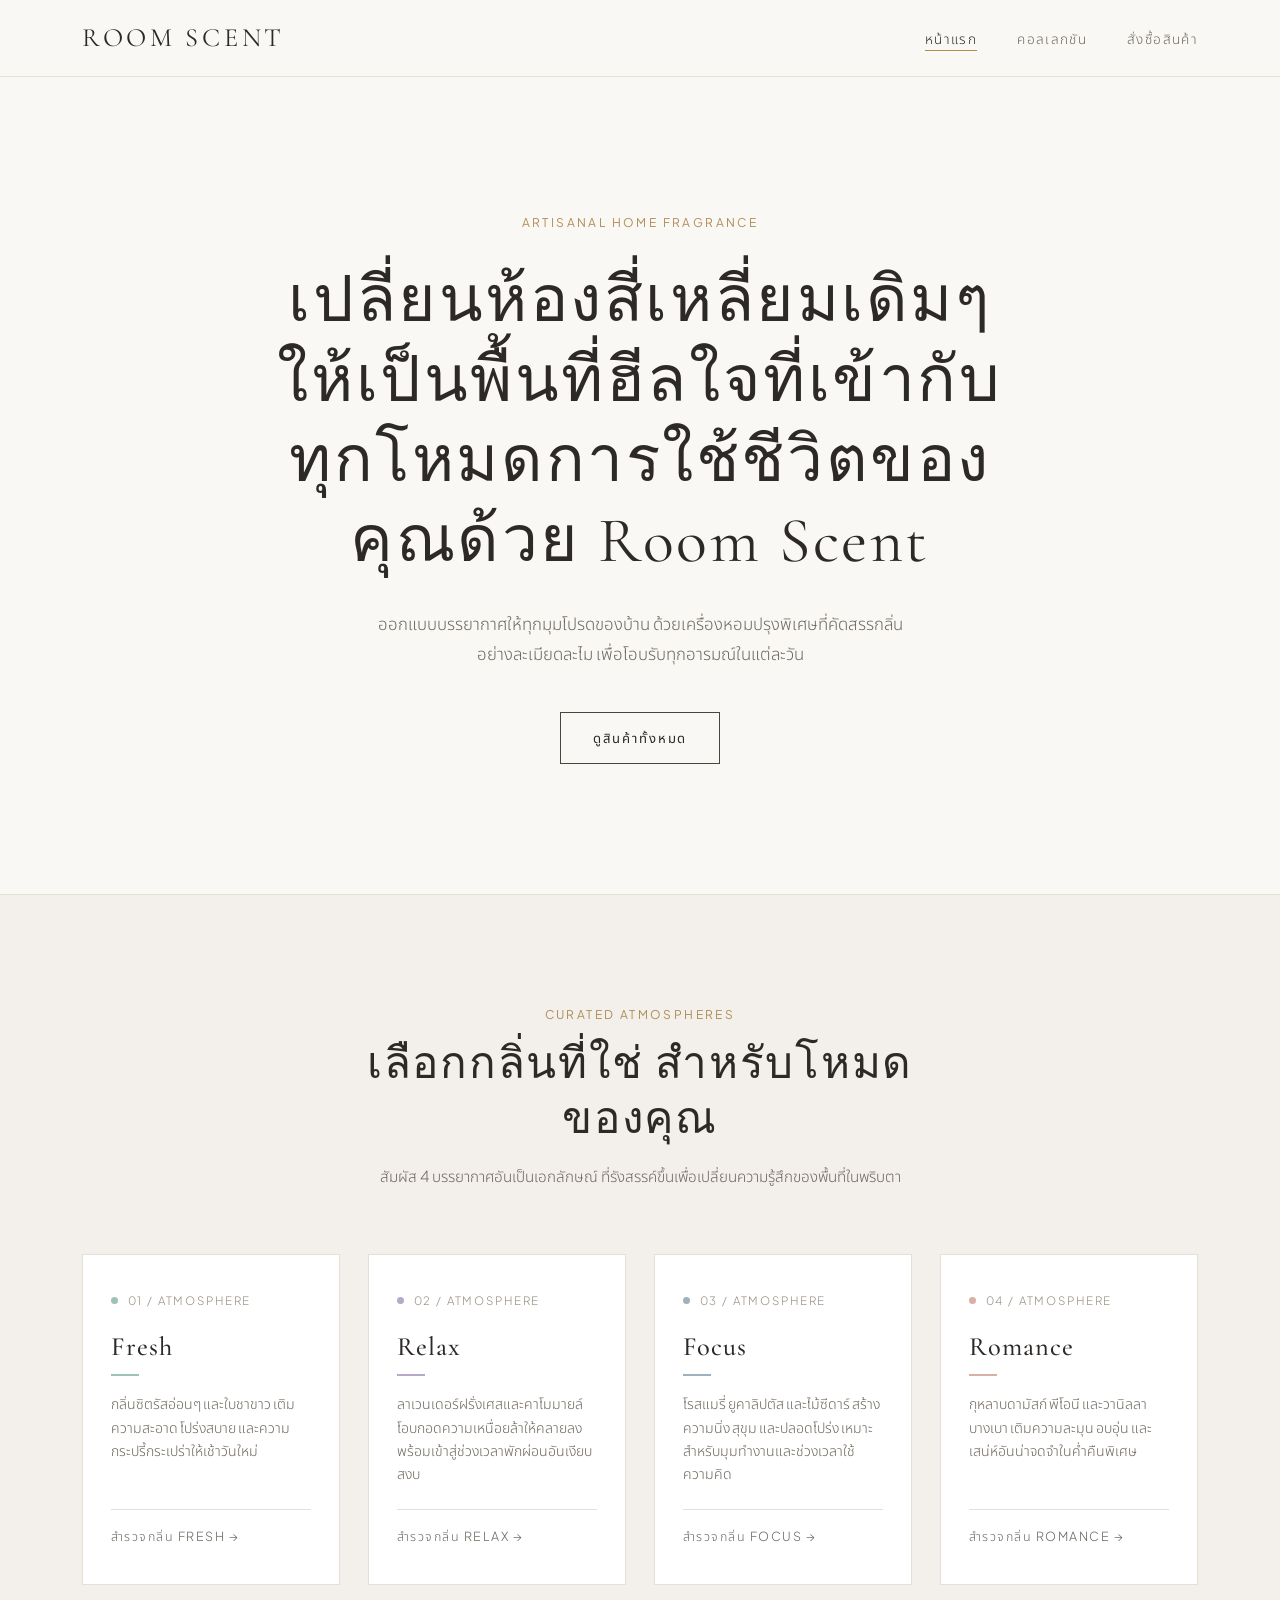
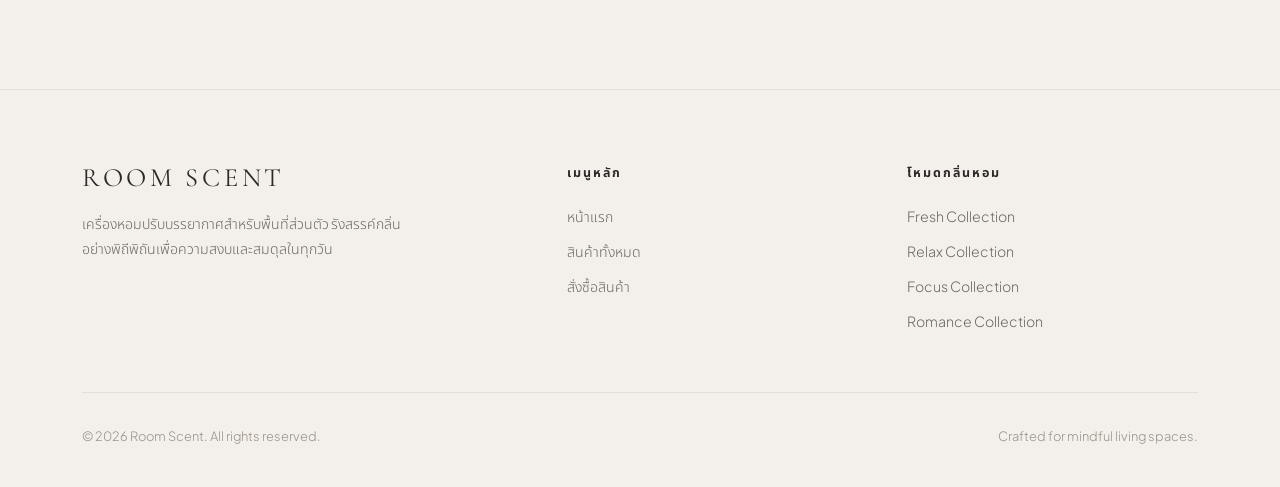
<file: index.html>
<!DOCTYPE html>
<html lang="th">
<head>
  <meta charset="UTF-8">
  <meta name="viewport" content="width=device-width, initial-scale=1.0">
  <title>Room Scent — Artisanal Home Fragrance</title>
  <link rel="stylesheet" href="style.css">
</head>
<body>

  <!-- Header Navigation -->
  <header class="site-header">
    <div class="container nav-wrapper">
      <a href="index.html" class="brand-logo">Room Scent</a>
      <nav aria-label="Primary Navigation">
        <ul class="nav-links">
          <li><a href="index.html" class="active">หน้าแรก</a></li>
          <li><a href="product.html">คอลเลกชัน</a></li>
          <li><a href="order.html">สั่งซื้อสินค้า</a></li>
        </ul>
      </nav>
    </div>
  </header>

  <main>
    <!-- Full-Viewport Luxury Minimal Hero Section -->
    <section class="section" style="min-height: calc(100vh - 82px); display: flex; align-items: center; border-bottom: 1px solid var(--border-light);">
      <div class="container" style="text-align: center; max-width: 820px;">
        <span class="eyebrow">Artisanal Home Fragrance</span>
        <h1 style="margin: 1rem 0 1.75rem; font-weight: 400;">
          เปลี่ยนห้องสี่เหลี่ยมเดิมๆ ให้เป็นพื้นที่ฮีลใจที่เข้ากับทุกโหมดการใช้ชีวิตของคุณด้วย Room Scent
        </h1>
        <p style="color: var(--text-secondary); font-size: 1.05rem; max-width: 560px; margin: 0 auto 2.75rem;">
          ออกแบบบรรยากาศให้ทุกมุมโปรดของบ้าน ด้วยเครื่องหอมปรุงพิเศษที่คัดสรรกลิ่นอย่างละเมียดละไม เพื่อโอบรับทุกอารมณ์ในแต่ละวัน
        </p>
        <div style="display: flex; gap: 1rem; justify-content: center; flex-wrap: wrap;">
          <a href="product.html" class="btn">ดูสินค้าทั้งหมด</a>
        </div>
      </div>
    </section>

    <!-- Four Signature Moods Section -->
    <section class="section section-alt">
      <div class="container">
        <div class="section-header">
          <span class="eyebrow">Curated Atmospheres</span>
          <h2>เลือกกลิ่นที่ใช่ สำหรับโหมดของคุณ</h2>
          <p>
            สัมผัส 4 บรรยากาศอันเป็นเอกลักษณ์ ที่รังสรรค์ขึ้นเพื่อเปลี่ยนความรู้สึกของพื้นที่ในพริบตา
          </p>
        </div>

        <div class="product-grid" style="grid-template-columns: repeat(auto-fit, minmax(240px, 1fr)); gap: 1.75rem;">
          <!-- Mood 1: Fresh -->
          <a href="product.html?mood=fresh" class="product-card" style="padding: 2.25rem 1.75rem; justify-content: space-between;">
            <div>
              <div style="display: flex; align-items: center; gap: 0.6rem; margin-bottom: 1.25rem;">
                <span class="mood-dot" data-mood="fresh"></span>
                <span style="font-size: 0.72rem; letter-spacing: 0.16em; text-transform: uppercase; color: var(--text-muted);">01 / Atmosphere</span>
              </div>
              <h3 class="product-title" style="font-size: 1.65rem;">Fresh</h3>
              <div class="mood-line mood-fresh"></div>
              <p class="product-desc" style="margin-top: 1rem;">
                กลิ่นซิตรัสอ่อนๆ และใบชาขาว เติมความสะอาด โปร่งสบาย และความกระปรี้กระเปร่าให้เช้าวันใหม่
              </p>
            </div>
            <div style="padding-top: 1rem; border-top: 1px solid var(--border-light); font-size: 0.78rem; letter-spacing: 0.12em; text-transform: uppercase; color: var(--text-secondary);">
              สำรวจกลิ่น Fresh &rarr;
            </div>
          </a>

          <!-- Mood 2: Relax -->
          <a href="product.html?mood=relax" class="product-card" style="padding: 2.25rem 1.75rem; justify-content: space-between;">
            <div>
              <div style="display: flex; align-items: center; gap: 0.6rem; margin-bottom: 1.25rem;">
                <span class="mood-dot" data-mood="relax"></span>
                <span style="font-size: 0.72rem; letter-spacing: 0.16em; text-transform: uppercase; color: var(--text-muted);">02 / Atmosphere</span>
              </div>
              <h3 class="product-title" style="font-size: 1.65rem;">Relax</h3>
              <div class="mood-line mood-relax"></div>
              <p class="product-desc" style="margin-top: 1rem;">
                ลาเวนเดอร์ฝรั่งเศสและคาโมมายล์ โอบกอดความเหนื่อยล้าให้คลายลง พร้อมเข้าสู่ช่วงเวลาพักผ่อนอันเงียบสงบ
              </p>
            </div>
            <div style="padding-top: 1rem; border-top: 1px solid var(--border-light); font-size: 0.78rem; letter-spacing: 0.12em; text-transform: uppercase; color: var(--text-secondary);">
              สำรวจกลิ่น Relax &rarr;
            </div>
          </a>

          <!-- Mood 3: Focus -->
          <a href="product.html?mood=focus" class="product-card" style="padding: 2.25rem 1.75rem; justify-content: space-between;">
            <div>
              <div style="display: flex; align-items: center; gap: 0.6rem; margin-bottom: 1.25rem;">
                <span class="mood-dot" data-mood="focus"></span>
                <span style="font-size: 0.72rem; letter-spacing: 0.16em; text-transform: uppercase; color: var(--text-muted);">03 / Atmosphere</span>
              </div>
              <h3 class="product-title" style="font-size: 1.65rem;">Focus</h3>
              <div class="mood-line mood-focus"></div>
              <p class="product-desc" style="margin-top: 1rem;">
                โรสแมรี่ ยูคาลิปตัส และไม้ซีดาร์ สร้างความนิ่ง สุขุม และปลอดโปร่ง เหมาะสำหรับมุมทำงานและช่วงเวลาใช้ความคิด
              </p>
            </div>
            <div style="padding-top: 1rem; border-top: 1px solid var(--border-light); font-size: 0.78rem; letter-spacing: 0.12em; text-transform: uppercase; color: var(--text-secondary);">
              สำรวจกลิ่น Focus &rarr;
            </div>
          </a>

          <!-- Mood 4: Romance -->
          <a href="product.html?mood=romance" class="product-card" style="padding: 2.25rem 1.75rem; justify-content: space-between;">
            <div>
              <div style="display: flex; align-items: center; gap: 0.6rem; margin-bottom: 1.25rem;">
                <span class="mood-dot" data-mood="romance"></span>
                <span style="font-size: 0.72rem; letter-spacing: 0.16em; text-transform: uppercase; color: var(--text-muted);">04 / Atmosphere</span>
              </div>
              <h3 class="product-title" style="font-size: 1.65rem;">Romance</h3>
              <div class="mood-line mood-romance"></div>
              <p class="product-desc" style="margin-top: 1rem;">
                กุหลาบดามัสก์ พีโอนี และวานิลลาบางเบา เติมความละมุน อบอุ่น และเสน่ห์อันน่าจดจำในค่ำคืนพิเศษ
              </p>
            </div>
            <div style="padding-top: 1rem; border-top: 1px solid var(--border-light); font-size: 0.78rem; letter-spacing: 0.12em; text-transform: uppercase; color: var(--text-secondary);">
              สำรวจกลิ่น Romance &rarr;
            </div>
          </a>
        </div>
      </div>
    </section>
  </main>

  <!-- Footer -->
  <footer class="site-footer">
    <div class="container">
      <div class="footer-grid">
        <div class="footer-brand">
          <a href="index.html" class="brand-logo">Room Scent</a>
          <p>
            เครื่องหอมปรับบรรยากาศสำหรับพื้นที่ส่วนตัว รังสรรค์กลิ่นอย่างพิถีพิถันเพื่อความสงบและสมดุลในทุกวัน
          </p>
        </div>
        <div>
          <h4 class="footer-heading">เมนูหลัก</h4>
          <ul class="footer-links">
            <li><a href="index.html">หน้าแรก</a></li>
            <li><a href="product.html">สินค้าทั้งหมด</a></li>
            <li><a href="order.html">สั่งซื้อสินค้า</a></li>
          </ul>
        </div>
        <div>
          <h4 class="footer-heading">โหมดกลิ่นหอม</h4>
          <ul class="footer-links">
            <li><a href="product.html?mood=fresh">Fresh Collection</a></li>
            <li><a href="product.html?mood=relax">Relax Collection</a></li>
            <li><a href="product.html?mood=focus">Focus Collection</a></li>
            <li><a href="product.html?mood=romance">Romance Collection</a></li>
          </ul>
        </div>
      </div>
      <div class="footer-bottom">
        <span>&copy; 2026 Room Scent. All rights reserved.</span>
        <span>Crafted for mindful living spaces.</span>
      </div>
    </div>
  </footer>

  <script src="script.js"></script>
</body>
</html>
</file>
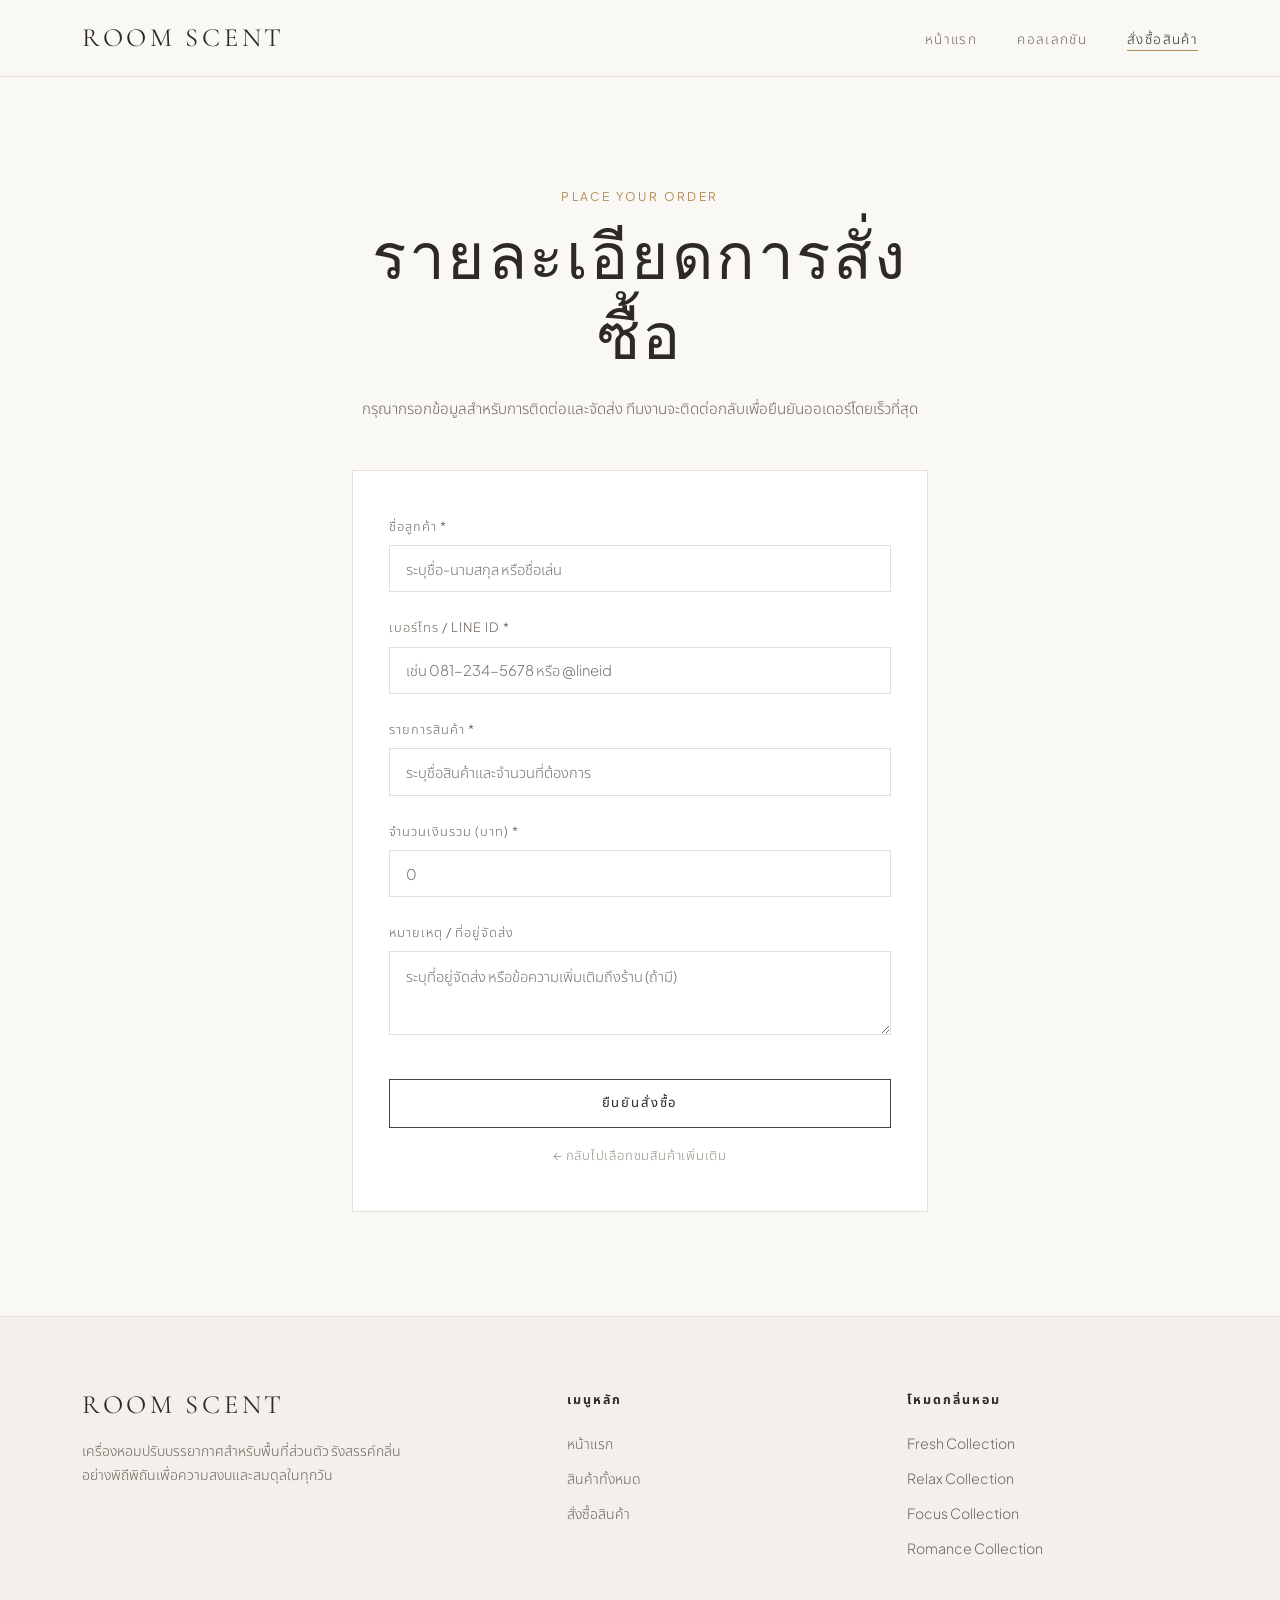
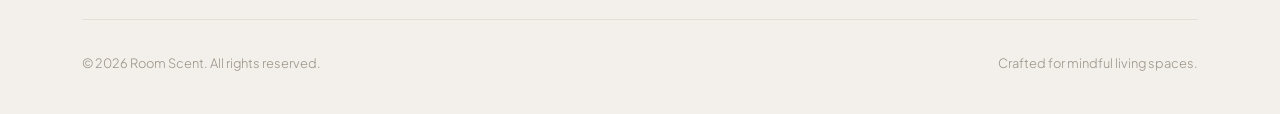
<file: order.html>
<!DOCTYPE html>
<html lang="th">
<head>
  <meta charset="UTF-8">
  <meta name="viewport" content="width=device-width, initial-scale=1.0">
  <title>สั่งซื้อสินค้า — Room Scent</title>
  <link rel="stylesheet" href="style.css">
</head>
<body>

  <!-- Header Navigation -->
  <header class="site-header">
    <div class="container nav-wrapper">
      <a href="index.html" class="brand-logo">Room Scent</a>
      <nav aria-label="Primary Navigation">
        <ul class="nav-links">
          <li><a href="index.html">หน้าแรก</a></li>
          <li><a href="product.html">คอลเลกชัน</a></li>
          <li><a href="order.html" class="active">สั่งซื้อสินค้า</a></li>
        </ul>
      </nav>
    </div>
  </header>

  <main>
    <section class="section">
      <div class="container" style="max-width: 640px;">
        <!-- Page Header -->
        <div class="section-header" style="margin-bottom: 3rem;">
          <span class="eyebrow">Place Your Order</span>
          <h1>รายละเอียดการสั่งซื้อ</h1>
          <p>
            กรุณากรอกข้อมูลสำหรับการติดต่อและจัดส่ง ทีมงานจะติดต่อกลับเพื่อยืนยันออเดอร์โดยเร็วที่สุด
          </p>
        </div>

        <!-- Order Form Card -->
        <div style="background-color: var(--bg-elevated); border: 1px solid var(--border-light); padding: 2.75rem 2.25rem;">
          <form id="orderForm">
            <div class="form-group">
              <label for="customerName" class="form-label">ชื่อลูกค้า *</label>
              <input
                type="text"
                id="customerName"
                name="customerName"
                class="form-control"
                placeholder="ระบุชื่อ-นามสกุล หรือชื่อเล่น"
                required
              >
            </div>

            <div class="form-group">
              <label for="contact" class="form-label">เบอร์โทร / Line ID *</label>
              <input
                type="text"
                id="contact"
                name="contact"
                class="form-control"
                placeholder="เช่น 081-234-5678 หรือ @lineid"
                required
              >
            </div>

            <div class="form-group">
              <label for="items" class="form-label">รายการสินค้า *</label>
              <input
                type="text"
                id="items"
                name="items"
                class="form-control"
                placeholder="ระบุชื่อสินค้าและจำนวนที่ต้องการ"
                required
              >
            </div>

            <div class="form-group">
              <label for="total" class="form-label">จำนวนเงินรวม (บาท) *</label>
              <input
                type="number"
                id="total"
                name="total"
                class="form-control"
                placeholder="0"
                min="0"
                step="any"
                required
              >
            </div>

            <div class="form-group" style="margin-bottom: 2.25rem;">
              <label for="note" class="form-label">หมายเหตุ / ที่อยู่จัดส่ง</label>
              <textarea
                id="note"
                name="note"
                class="form-control"
                rows="3"
                placeholder="ระบุที่อยู่จัดส่ง หรือข้อความเพิ่มเติมถึงร้าน (ถ้ามี)"
              ></textarea>
            </div>

            <div style="display: flex; flex-direction: column; gap: 1rem;">
              <button type="submit" class="btn" style="width: 100%;">ยืนยันสั่งซื้อ</button>
              <a href="product.html" style="text-align: center; font-size: 0.82rem; color: var(--text-muted); letter-spacing: 0.06em;">
                &larr; กลับไปเลือกชมสินค้าเพิ่มเติม
              </a>
            </div>
          </form>
        </div>
      </div>
    </section>
  </main>

  <!-- Footer -->
  <footer class="site-footer">
    <div class="container">
      <div class="footer-grid">
        <div class="footer-brand">
          <a href="index.html" class="brand-logo">Room Scent</a>
          <p>
            เครื่องหอมปรับบรรยากาศสำหรับพื้นที่ส่วนตัว รังสรรค์กลิ่นอย่างพิถีพิถันเพื่อความสงบและสมดุลในทุกวัน
          </p>
        </div>
        <div>
          <h4 class="footer-heading">เมนูหลัก</h4>
          <ul class="footer-links">
            <li><a href="index.html">หน้าแรก</a></li>
            <li><a href="product.html">สินค้าทั้งหมด</a></li>
            <li><a href="order.html">สั่งซื้อสินค้า</a></li>
          </ul>
        </div>
        <div>
          <h4 class="footer-heading">โหมดกลิ่นหอม</h4>
          <ul class="footer-links">
            <li><a href="product.html?mood=fresh">Fresh Collection</a></li>
            <li><a href="product.html?mood=relax">Relax Collection</a></li>
            <li><a href="product.html?mood=focus">Focus Collection</a></li>
            <li><a href="product.html?mood=romance">Romance Collection</a></li>
          </ul>
        </div>
      </div>
      <div class="footer-bottom">
        <span>&copy; 2026 Room Scent. All rights reserved.</span>
        <span>Crafted for mindful living spaces.</span>
      </div>
    </div>
  </footer>

  <script src="script.js"></script>
</body>
</html>
</file>
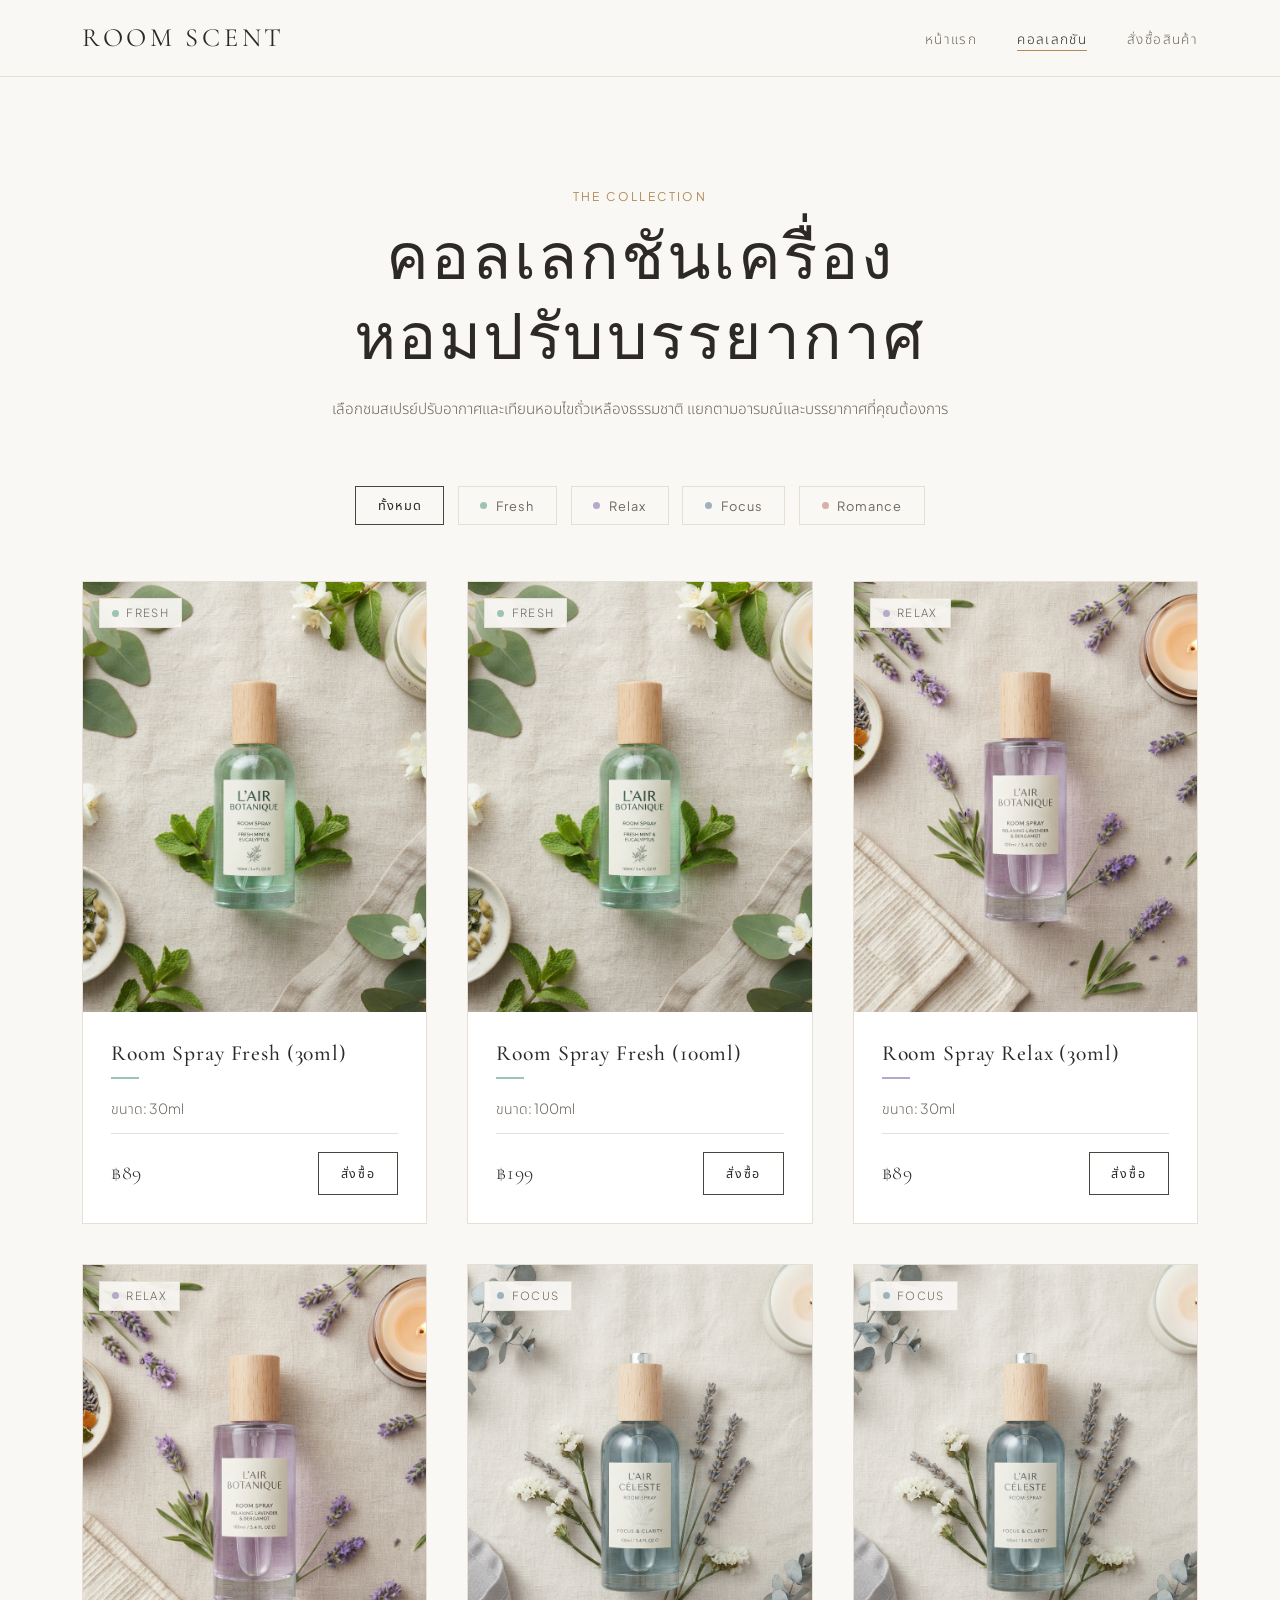
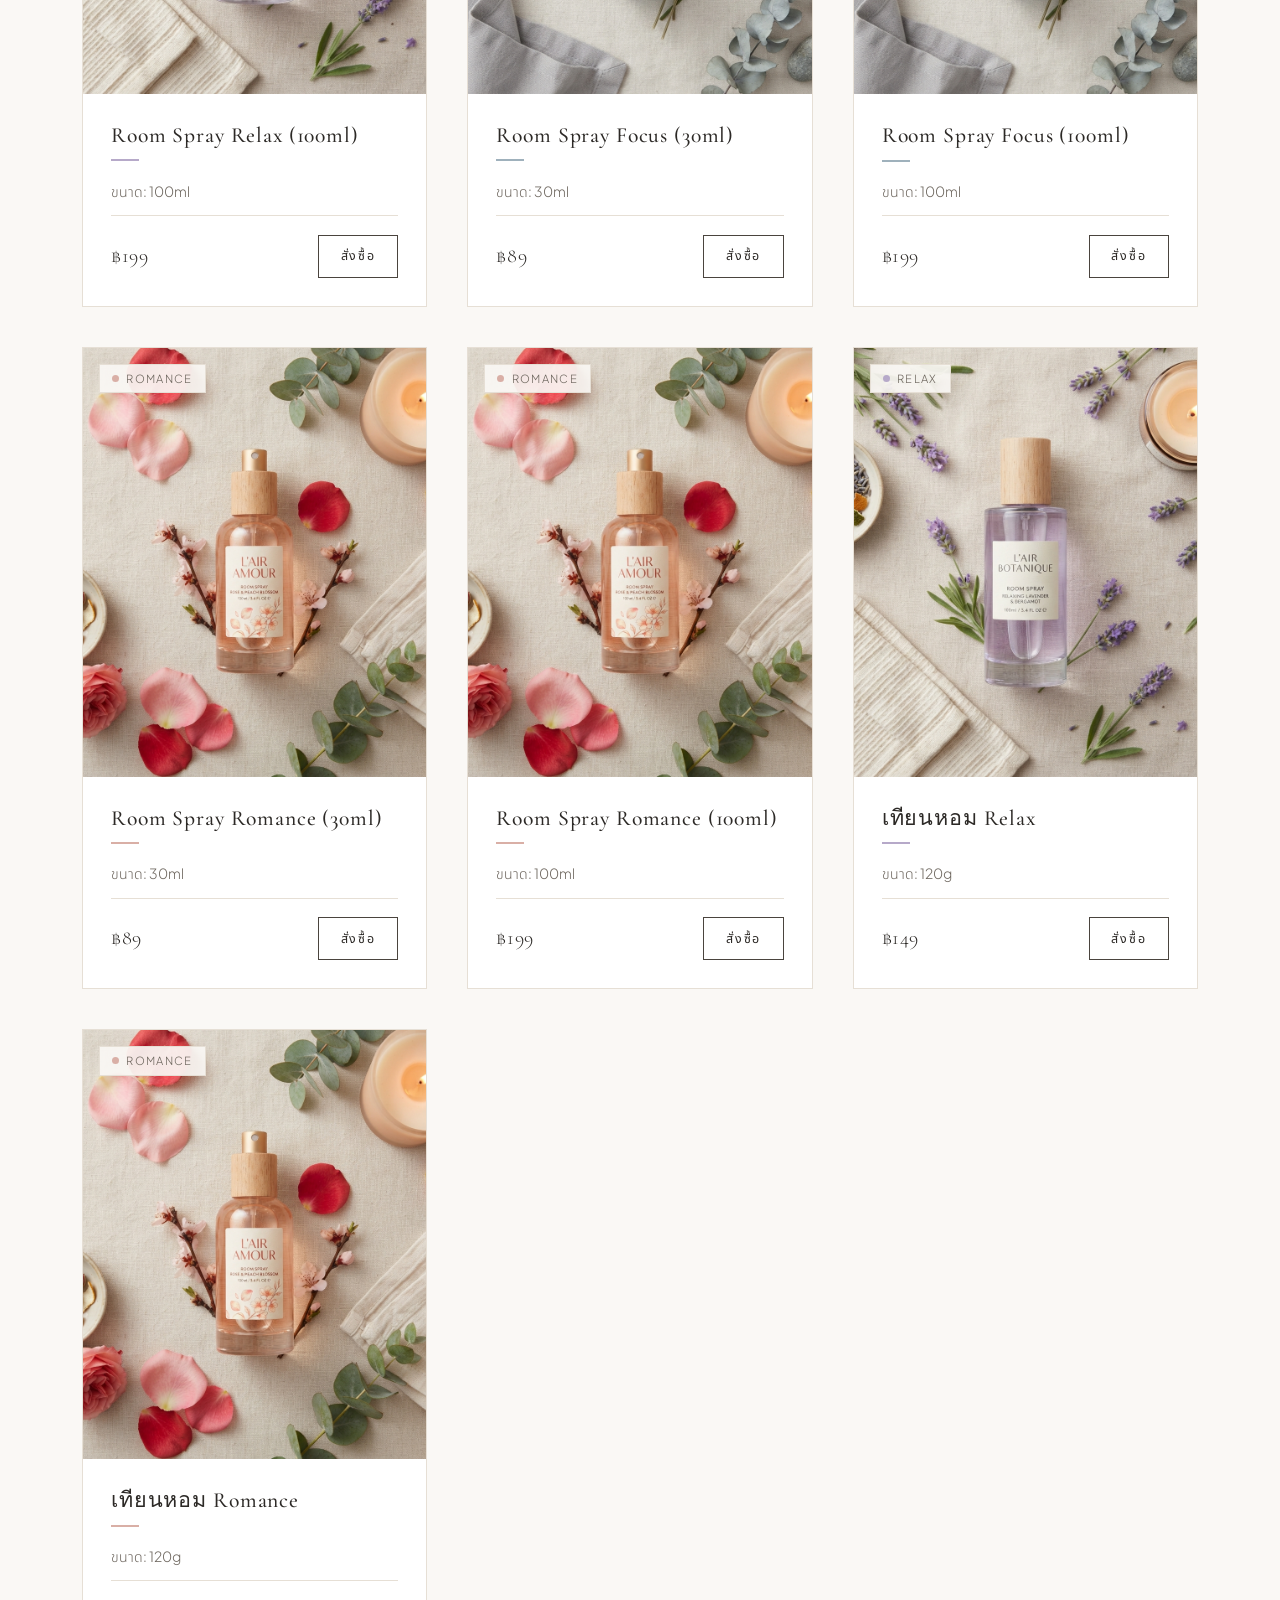
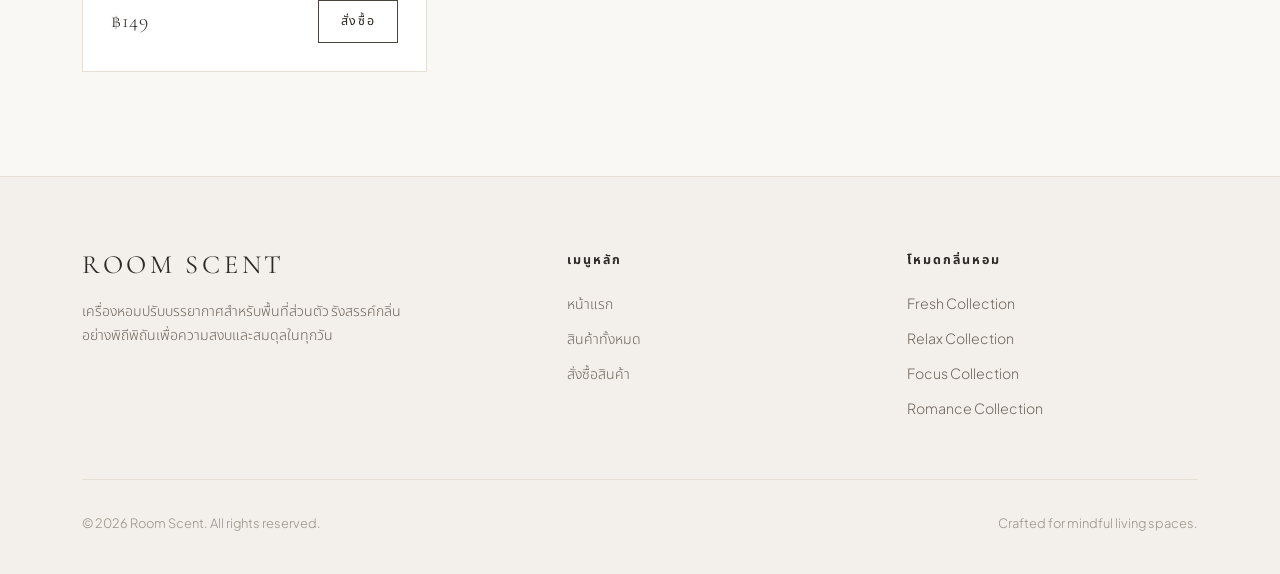
<file: product.html>
<!DOCTYPE html>
<html lang="th">
<head>
  <meta charset="UTF-8">
  <meta name="viewport" content="width=device-width, initial-scale=1.0">
  <title>คอลเลกชันสินค้า — Room Scent</title>
  <link rel="stylesheet" href="style.css">
</head>
<body>

  <!-- Header Navigation -->
  <header class="site-header">
    <div class="container nav-wrapper">
      <a href="index.html" class="brand-logo">Room Scent</a>
      <nav aria-label="Primary Navigation">
        <ul class="nav-links">
          <li><a href="index.html">หน้าแรก</a></li>
          <li><a href="product.html" class="active">คอลเลกชัน</a></li>
          <li><a href="order.html">สั่งซื้อสินค้า</a></li>
        </ul>
      </nav>
    </div>
  </header>

  <main>
    <section class="section">
      <div class="container">
        <!-- Page Header -->
        <div class="section-header">
          <span class="eyebrow">The Collection</span>
          <h1>คอลเลกชันเครื่องหอมปรับบรรยากาศ</h1>
          <p>
            เลือกชมสเปรย์ปรับอากาศและเทียนหอมไขถั่วเหลืองธรรมชาติ แยกตามอารมณ์และบรรยากาศที่คุณต้องการ
          </p>
        </div>

        <!-- Filter Buttons Container (Populated by script.js) -->
        <div id="filter-bar" class="filter-group" role="group" aria-label="กรองสินค้าตามโหมด"></div>

        <!-- Product Cards Container (Populated by script.js) -->
        <div id="product-list" class="product-grid"></div>
      </div>
    </section>
  </main>

  <!-- Footer -->
  <footer class="site-footer">
    <div class="container">
      <div class="footer-grid">
        <div class="footer-brand">
          <a href="index.html" class="brand-logo">Room Scent</a>
          <p>
            เครื่องหอมปรับบรรยากาศสำหรับพื้นที่ส่วนตัว รังสรรค์กลิ่นอย่างพิถีพิถันเพื่อความสงบและสมดุลในทุกวัน
          </p>
        </div>
        <div>
          <h4 class="footer-heading">เมนูหลัก</h4>
          <ul class="footer-links">
            <li><a href="index.html">หน้าแรก</a></li>
            <li><a href="product.html">สินค้าทั้งหมด</a></li>
            <li><a href="order.html">สั่งซื้อสินค้า</a></li>
          </ul>
        </div>
        <div>
          <h4 class="footer-heading">โหมดกลิ่นหอม</h4>
          <ul class="footer-links">
            <li><a href="product.html?mood=fresh">Fresh Collection</a></li>
            <li><a href="product.html?mood=relax">Relax Collection</a></li>
            <li><a href="product.html?mood=focus">Focus Collection</a></li>
            <li><a href="product.html?mood=romance">Romance Collection</a></li>
          </ul>
        </div>
      </div>
      <div class="footer-bottom">
        <span>&copy; 2026 Room Scent. All rights reserved.</span>
        <span>Crafted for mindful living spaces.</span>
      </div>
    </div>
  </footer>

  <script src="script.js"></script>
</body>
</html>
</file>
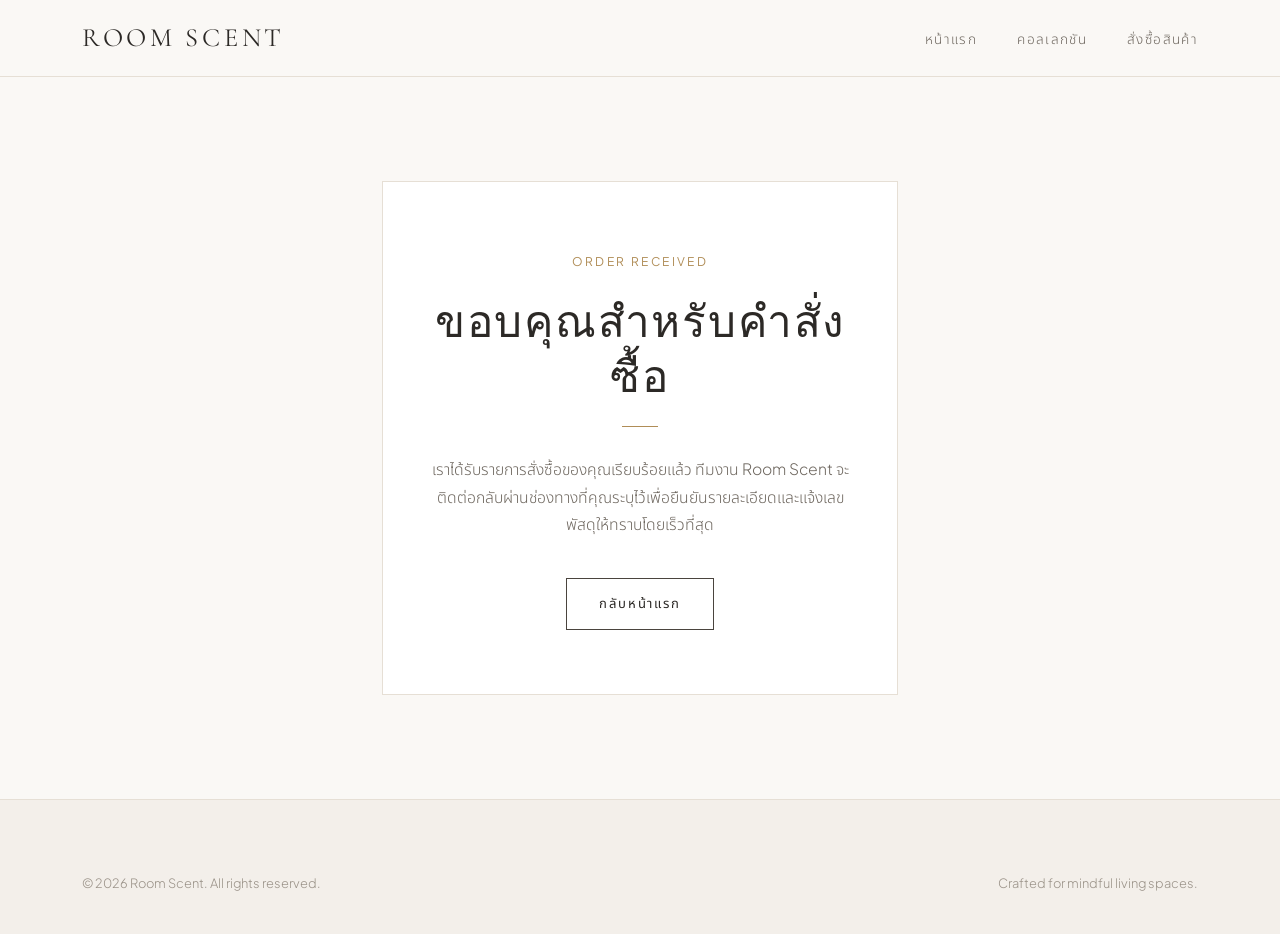
<file: thankyou.html>
<!DOCTYPE html>
<html lang="th">
<head>
  <meta charset="UTF-8">
  <meta name="viewport" content="width=device-width, initial-scale=1.0">
  <title>ขอบคุณสำหรับคำสั่งซื้อ — Room Scent</title>
  <link rel="stylesheet" href="style.css">
</head>
<body>

  <!-- Header Navigation -->
  <header class="site-header">
    <div class="container nav-wrapper">
      <a href="index.html" class="brand-logo">Room Scent</a>
      <nav aria-label="Primary Navigation">
        <ul class="nav-links">
          <li><a href="index.html">หน้าแรก</a></li>
          <li><a href="product.html">คอลเลกชัน</a></li>
          <li><a href="order.html">สั่งซื้อสินค้า</a></li>
        </ul>
      </nav>
    </div>
  </header>

  <main>
    <section class="section" style="min-height: calc(100vh - 180px); display: flex; align-items: center;">
      <div class="container" style="max-width: 580px; text-align: center;">
        <div style="background-color: var(--bg-elevated); border: 1px solid var(--border-light); padding: 4rem 2.5rem;">
          <span class="eyebrow">Order Received</span>
          <h1 style="font-size: clamp(2rem, 4vw, 2.75rem); margin: 0.75rem 0 1.25rem;">
            ขอบคุณสำหรับคำสั่งซื้อ
          </h1>
          <div style="width: 36px; height: 1px; background-color: var(--accent-bronze); margin: 0 auto 1.75rem;"></div>
          <p style="color: var(--text-secondary); margin-bottom: 2.5rem; font-size: 0.98rem;">
            เราได้รับรายการสั่งซื้อของคุณเรียบร้อยแล้ว ทีมงาน Room Scent จะติดต่อกลับผ่านช่องทางที่คุณระบุไว้เพื่อยืนยันรายละเอียดและแจ้งเลขพัสดุให้ทราบโดยเร็วที่สุด
          </p>
          <a href="index.html" class="btn">กลับหน้าแรก</a>
        </div>
      </div>
    </section>
  </main>

  <!-- Footer -->
  <footer class="site-footer">
    <div class="container">
      <div class="footer-bottom" style="padding-top: 0; border-top: none;">
        <span>&copy; 2026 Room Scent. All rights reserved.</span>
        <span>Crafted for mindful living spaces.</span>
      </div>
    </div>
  </footer>

  <script src="script.js"></script>
</body>
</html>
</file>
<file: style.css>
/* Google Fonts: Cormorant Garamond (Serif) + Plus Jakarta Sans & Noto Sans Thai (Sans-serif) */
@import url('https://fonts.googleapis.com/css2?family=Cormorant+Garamond:ital,wght@0,400;0,500;0,600;1,400&family=Noto+Sans+Thai:wght@300;400;500&family=Plus+Jakarta+Sans:wght@300;400;500&display=swap');

:root {
  /* Core Neutral Palette */
  --bg-primary: #FAF8F5;      /* ขาวนวล Warm Ivory */
  --bg-secondary: #F3EFEA;    /* ครีมอ่อน Soft Cream */
  --bg-elevated: #FFFFFF;     /* ขาวบริสุทธิ์สำหรับ Card */
  
  --text-primary: #2C2926;    /* น้ำตาลชาร์โคลเข้ม นุ่มตา */
  --text-secondary: #6E675F;  /* เทาอมเบจเข้ม */
  --text-muted: #9A9288;      /* เทาเบจอ่อน */
  
  --border-light: #E6DFD5;    /* เส้นขอบเบจบางๆ */
  --border-dark: #4A443E;     /* เส้นขอบเข้มสำหรับปุ่ม/Active */
  
  /* Luxury Accent */
  --accent-bronze: #B08D57;   /* ทองบรอนซ์อ่อน */
  --accent-bronze-hover: #967543;

  /* Subtle Mood Indicators (Muted & Sophisticated) */
  --mood-fresh: #9DC3B5;      /* เขียวมิ้นต์หม่นอ่อน */
  --mood-relax: #B6A9C9;      /* ม่วงลาเวนเดอร์หม่นอ่อน */
  --mood-focus: #9FB1BC;      /* ฟ้าเทาอ่อน */
  --mood-romance: #D9AFA6;    /* ชมพูพีชหม่นอ่อน */

  /* Typography */
  --font-serif: 'Cormorant Garamond', Georgia, serif;
  --font-sans: 'Plus Jakarta Sans', 'Noto Sans Thai', -apple-system, BlinkMacSystemFont, sans-serif;

  /* Spacing & Layout */
  --container-max: 1180px;
  --section-space: 6.5rem;
  --transition-smooth: all 0.35s cubic-bezier(0.25, 0.46, 0.45, 0.94);
}

/* Reset & Base */
*, *::before, *::after {
  box-sizing: border-box;
  margin: 0;
  padding: 0;
}

html {
  scroll-behavior: smooth;
  font-size: 16px;
}

body {
  background-color: var(--bg-primary);
  color: var(--text-primary);
  font-family: var(--font-sans);
  font-weight: 300;
  line-height: 1.75;
  -webkit-font-smoothing: antialiased;
  overflow-x: hidden;
}

img {
  max-width: 100%;
  display: block;
}

a {
  color: inherit;
  text-decoration: none;
  transition: var(--transition-smooth);
}

ul {
  list-style: none;
}

/* Typography Hierarchy */
h1, h2, h3, .brand-logo, .serif-title {
  font-family: var(--font-serif);
  font-weight: 400;
  letter-spacing: 0.04em;
  color: var(--text-primary);
  line-height: 1.25;
}

h1 {
  font-size: clamp(2.5rem, 5vw, 4rem);
}

h2 {
  font-size: clamp(1.85rem, 3.5vw, 2.75rem);
}

h3 {
  font-size: 1.35rem;
}

.eyebrow {
  display: inline-block;
  font-family: var(--font-sans);
  font-size: 0.75rem;
  font-weight: 400;
  text-transform: uppercase;
  letter-spacing: 0.2em;
  color: var(--accent-bronze);
  margin-bottom: 0.75rem;
}

/* Layout Containers */
.container {
  width: 100%;
  max-width: var(--container-max);
  margin: 0 auto;
  padding: 0 2rem;
}

.section {
  padding: var(--section-space) 0;
}

.section-alt {
  background-color: var(--bg-secondary);
}

.section-header {
  text-align: center;
  max-width: 620px;
  margin: 0 auto 4rem;
}

.section-header p {
  color: var(--text-secondary);
  margin-top: 1rem;
  font-size: 0.95rem;
}

/* Navigation Header */
.site-header {
  position: sticky;
  top: 0;
  z-index: 100;
  background-color: rgba(250, 248, 245, 0.92);
  backdrop-filter: blur(10px);
  border-bottom: 1px solid var(--border-light);
  padding: 1.35rem 0;
}

.nav-wrapper {
  display: flex;
  justify-content: space-between;
  align-items: center;
}

.brand-logo {
  font-size: 1.65rem;
  letter-spacing: 0.14em;
  text-transform: uppercase;
}

.nav-links {
  display: flex;
  gap: 2.5rem;
  align-items: center;
}

.nav-links a {
  font-size: 0.85rem;
  letter-spacing: 0.1em;
  text-transform: uppercase;
  color: var(--text-secondary);
  position: relative;
}

.nav-links a:hover,
.nav-links a.active {
  color: var(--text-primary);
}

.nav-links a::after {
  content: '';
  position: absolute;
  bottom: -4px;
  left: 0;
  width: 0;
  height: 1px;
  background-color: var(--accent-bronze);
  transition: var(--transition-smooth);
}

.nav-links a:hover::after,
.nav-links a.active::after {
  width: 100%;
}

/* Minimalist Thin-Border Buttons */
.btn {
  display: inline-flex;
  align-items: center;
  justify-content: center;
  gap: 0.5rem;
  padding: 0.85rem 2rem;
  font-family: var(--font-sans);
  font-size: 0.82rem;
  font-weight: 400;
  letter-spacing: 0.14em;
  text-transform: uppercase;
  border: 1px solid var(--border-dark);
  background-color: transparent;
  color: var(--text-primary);
  cursor: pointer;
  transition: var(--transition-smooth);
}

.btn:hover {
  background-color: var(--text-primary);
  color: var(--bg-primary);
  border-color: var(--text-primary);
}

.btn-accent {
  border-color: var(--accent-bronze);
  color: var(--accent-bronze);
}

.btn-accent:hover {
  background-color: var(--accent-bronze);
  color: #FFFFFF;
}

.btn-sm {
  padding: 0.6rem 1.35rem;
  font-size: 0.78rem;
}

/* Filter Pills / Tabs */
.filter-group {
  display: flex;
  flex-wrap: wrap;
  justify-content: center;
  gap: 0.85rem;
  margin-bottom: 3.5rem;
}

.filter-btn {
  padding: 0.55rem 1.35rem;
  font-family: var(--font-sans);
  font-size: 0.8rem;
  letter-spacing: 0.08em;
  background: transparent;
  border: 1px solid var(--border-light);
  color: var(--text-secondary);
  cursor: pointer;
  display: inline-flex;
  align-items: center;
  gap: 0.55rem;
  transition: var(--transition-smooth);
}

.filter-btn:hover,
.filter-btn.active {
  border-color: var(--border-dark);
  color: var(--text-primary);
}

/* Subtle Mood Dots & Accents */
.mood-dot {
  width: 7px;
  height: 7px;
  border-radius: 50%;
  display: inline-block;
  flex-shrink: 0;
}

.mood-dot[data-mood="fresh"],
.mood-fresh { background-color: var(--mood-fresh); }

.mood-dot[data-mood="relax"],
.mood-relax { background-color: var(--mood-relax); }

.mood-dot[data-mood="focus"],
.mood-focus { background-color: var(--mood-focus); }

.mood-dot[data-mood="romance"],
.mood-romance { background-color: var(--mood-romance); }

/* Thin underline accent for headings/cards */
.mood-line {
  width: 28px;
  height: 2px;
  margin: 0.65rem 0;
}

/* Product Grid & Cards */
.product-grid {
  display: grid;
  grid-template-columns: repeat(3, 1fr);
  gap: 2.5rem;
}

.product-card {
  background-color: var(--bg-elevated);
  border: 1px solid var(--border-light);
  display: flex;
  flex-direction: column;
  transition: var(--transition-smooth);
}

.product-card:hover {
  border-color: var(--accent-bronze);
  transform: translateY(-3px);
}

.product-image-wrap {
  position: relative;
  aspect-ratio: 4 / 5;
  background-color: var(--bg-secondary);
  overflow: hidden;
}

.product-image-wrap img {
  width: 100%;
  height: 100%;
  object-fit: cover;
  transition: transform 0.7s ease;
}

.product-card:hover .product-image-wrap img {
  transform: scale(1.03);
}

.product-meta-tag {
  position: absolute;
  top: 1rem;
  left: 1rem;
  background-color: rgba(250, 248, 245, 0.92);
  padding: 0.25rem 0.75rem;
  font-size: 0.7rem;
  letter-spacing: 0.12em;
  text-transform: uppercase;
  color: var(--text-secondary);
  border: 1px solid var(--border-light);
  display: inline-flex;
  align-items: center;
  gap: 0.45rem;
}

.product-body {
  padding: 1.75rem;
  display: flex;
  flex-direction: column;
  flex-grow: 1;
}

.product-title {
  font-family: var(--font-serif);
  font-size: 1.35rem;
  font-weight: 500;
  color: var(--text-primary);
}

.product-desc {
  font-size: 0.88rem;
  color: var(--text-secondary);
  margin: 0.5rem 0 1.5rem;
  flex-grow: 1;
  line-height: 1.65;
}

.product-footer {
  display: flex;
  justify-content: space-between;
  align-items: center;
  padding-top: 1.15rem;
  border-top: 1px solid var(--border-light);
}

.product-price {
  font-family: var(--font-serif);
  font-size: 1.25rem;
  color: var(--text-primary);
  letter-spacing: 0.03em;
}

/* Forms & Inputs (Minimalist) */
.form-group {
  margin-bottom: 1.5rem;
}

.form-label {
  display: block;
  font-size: 0.8rem;
  letter-spacing: 0.08em;
  text-transform: uppercase;
  color: var(--text-secondary);
  margin-bottom: 0.5rem;
}

.form-control {
  width: 100%;
  padding: 0.85rem 1rem;
  font-family: var(--font-sans);
  font-size: 0.92rem;
  font-weight: 300;
  color: var(--text-primary);
  background-color: var(--bg-elevated);
  border: 1px solid var(--border-light);
  outline: none;
  transition: var(--transition-smooth);
}

.form-control:focus {
  border-color: var(--accent-bronze);
}

/* Footer */
.site-footer {
  background-color: var(--bg-secondary);
  border-top: 1px solid var(--border-light);
  padding: 4.5rem 0 2.5rem;
  color: var(--text-secondary);
  font-size: 0.88rem;
}

.footer-grid {
  display: grid;
  grid-template-columns: 1.5fr 1fr 1fr;
  gap: 3rem;
  padding-bottom: 3rem;
  border-bottom: 1px solid var(--border-light);
}

.footer-brand p {
  margin-top: 1rem;
  max-width: 320px;
}

.footer-heading {
  font-family: var(--font-sans);
  font-size: 0.78rem;
  text-transform: uppercase;
  letter-spacing: 0.16em;
  color: var(--text-primary);
  margin-bottom: 1.25rem;
}

.footer-links li {
  margin-bottom: 0.65rem;
}

.footer-links a:hover {
  color: var(--accent-bronze);
}

.footer-bottom {
  padding-top: 2rem;
  display: flex;
  justify-content: space-between;
  align-items: center;
  font-size: 0.8rem;
  color: var(--text-muted);
}

/* Responsive Breakpoints */
@media (max-width: 992px) {
  :root {
    --section-space: 5rem;
  }

  .product-grid {
    grid-template-columns: repeat(2, 1fr);
    gap: 1.75rem;
  }

  .footer-grid {
    grid-template-columns: 1fr 1fr;
  }
}

@media (max-width: 640px) {
  :root {
    --section-space: 3.75rem;
  }

  .container {
    padding: 0 1.25rem;
  }

  .nav-wrapper {
    flex-direction: column;
    gap: 1rem;
  }

  .nav-links {
    gap: 1.35rem;
    flex-wrap: wrap;
    justify-content: center;
  }

  .product-grid {
    grid-template-columns: 1fr;
    gap: 1.75rem;
  }

  .footer-grid {
    grid-template-columns: 1fr;
    gap: 2rem;
  }

  .footer-bottom {
    flex-direction: column;
    gap: 0.75rem;
    text-align: center;
  }
}
</file>
